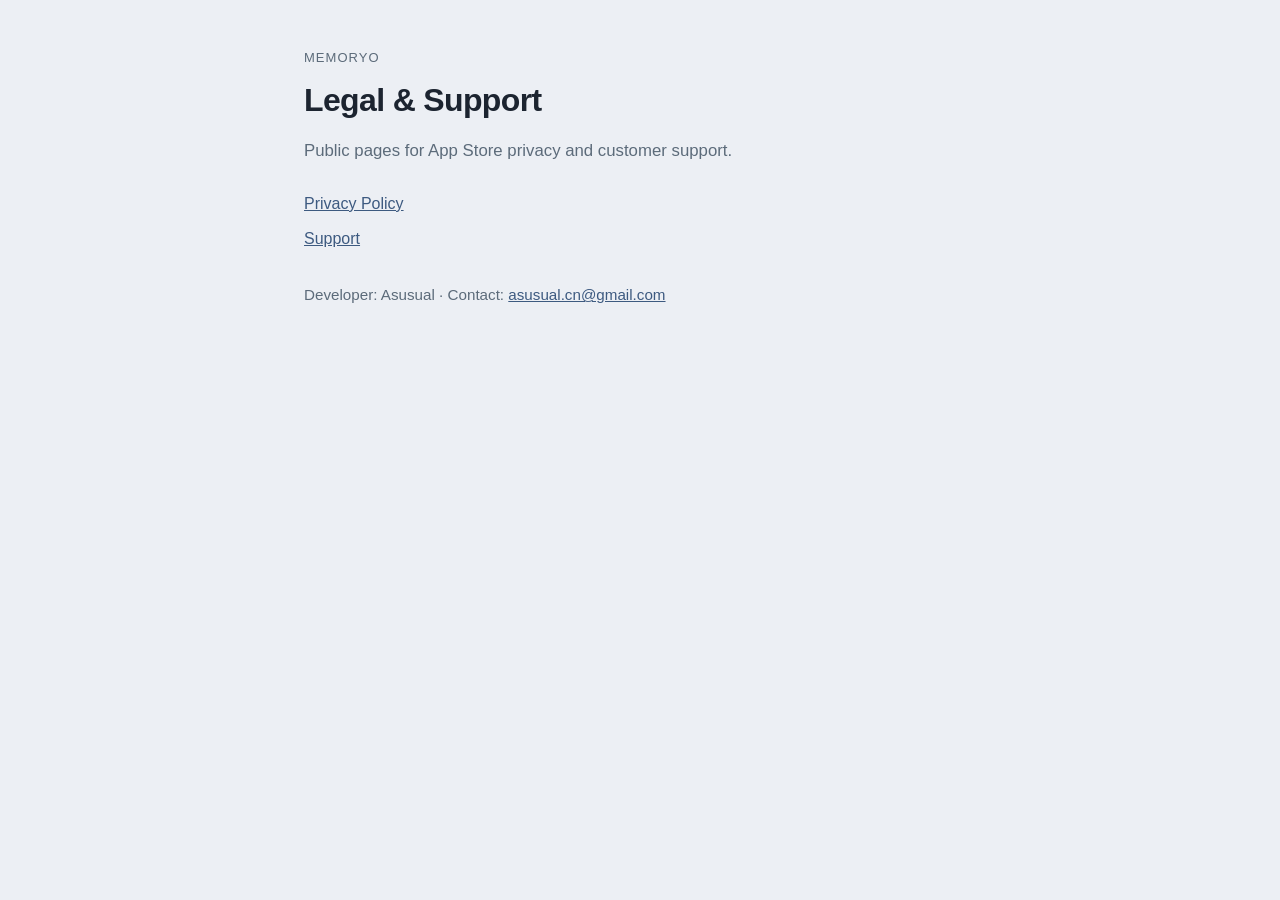
<file: index.html>
<!DOCTYPE html>
<html lang="en">
<head>
  <meta charset="utf-8" />
  <meta name="viewport" content="width=device-width, initial-scale=1" />
  <title>Memoryo — Legal</title>
  <link rel="stylesheet" href="styles.css" />
</head>
<body>
  <main class="wrap">
    <p class="eyebrow">Memoryo</p>
    <h1>Legal &amp; Support</h1>
    <p class="lead">Public pages for App Store privacy and customer support.</p>
    <ul class="links">
      <li><a href="privacy.html">Privacy Policy</a></li>
      <li><a href="support.html">Support</a></li>
    </ul>
    <p class="muted">Developer: Asusual · Contact: <a href="mailto:asusual.cn@gmail.com">asusual.cn@gmail.com</a></p>
  </main>
</body>
</html>
</file>
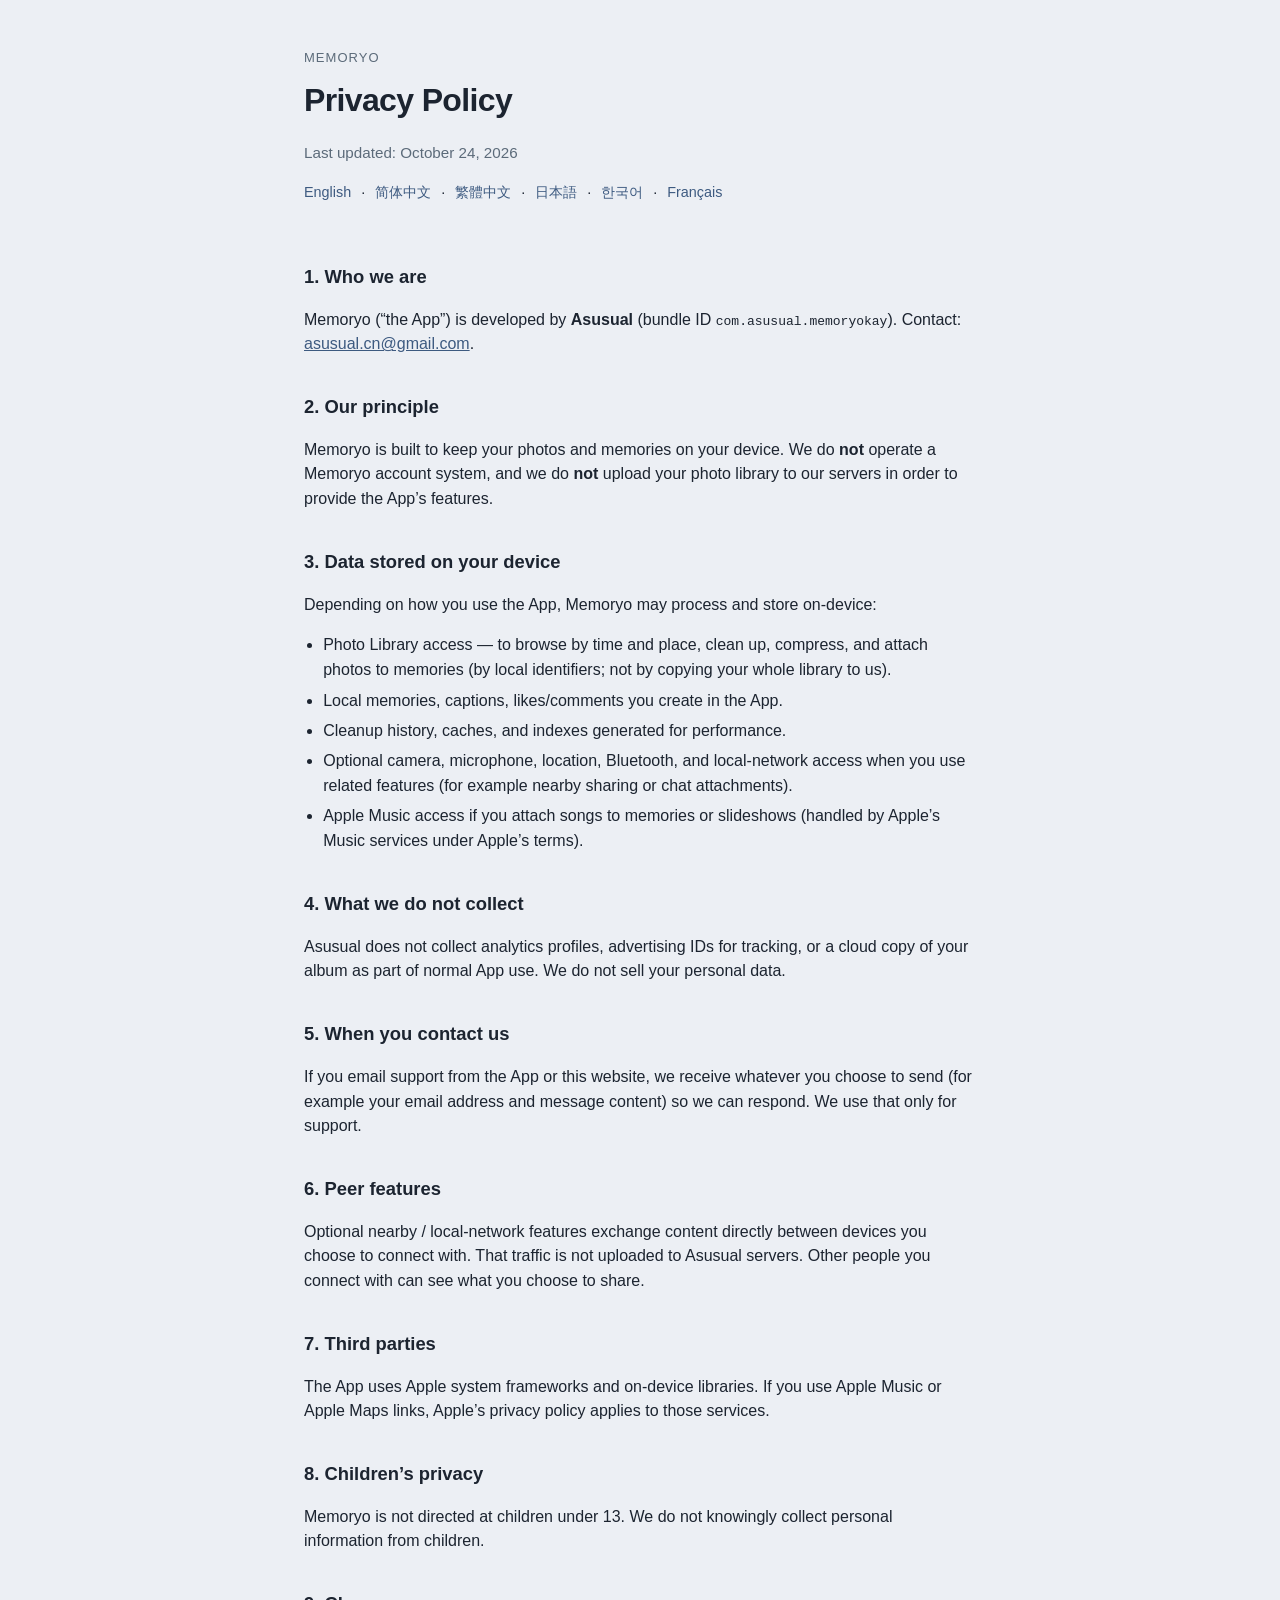
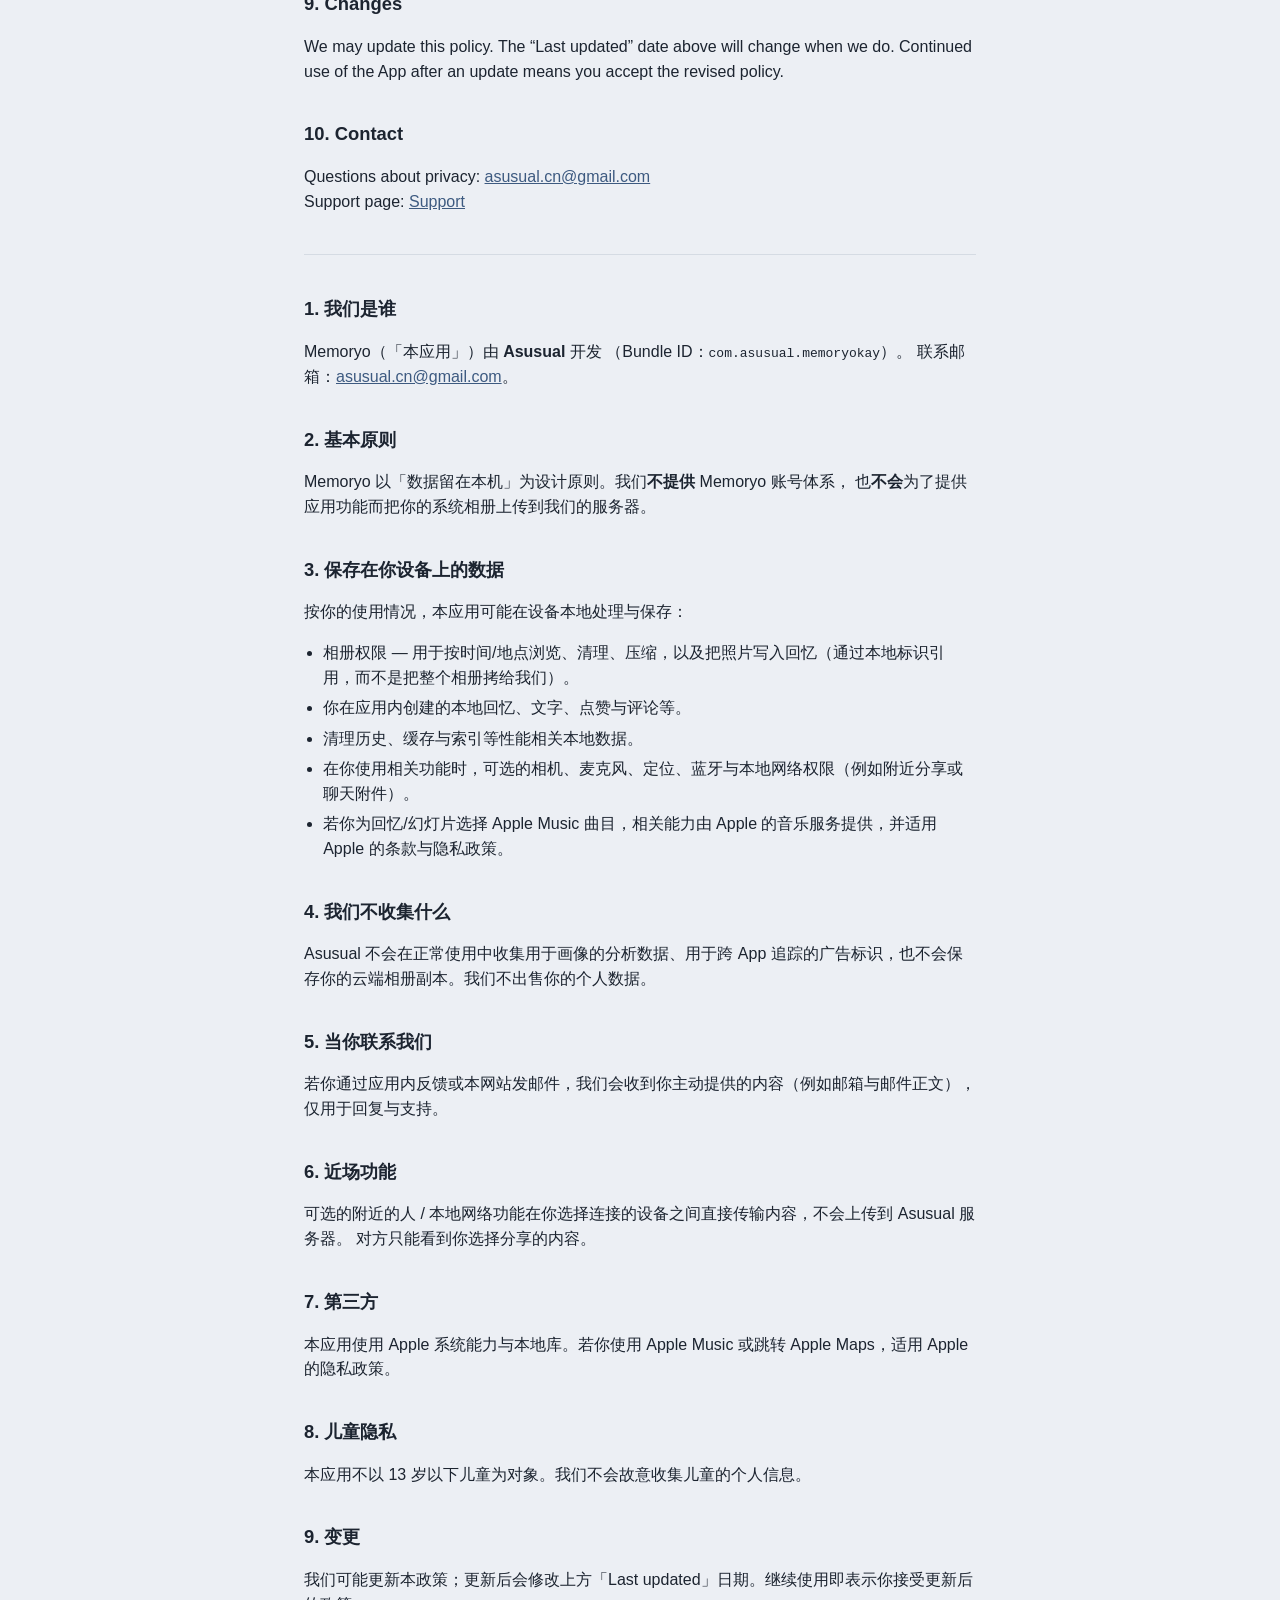
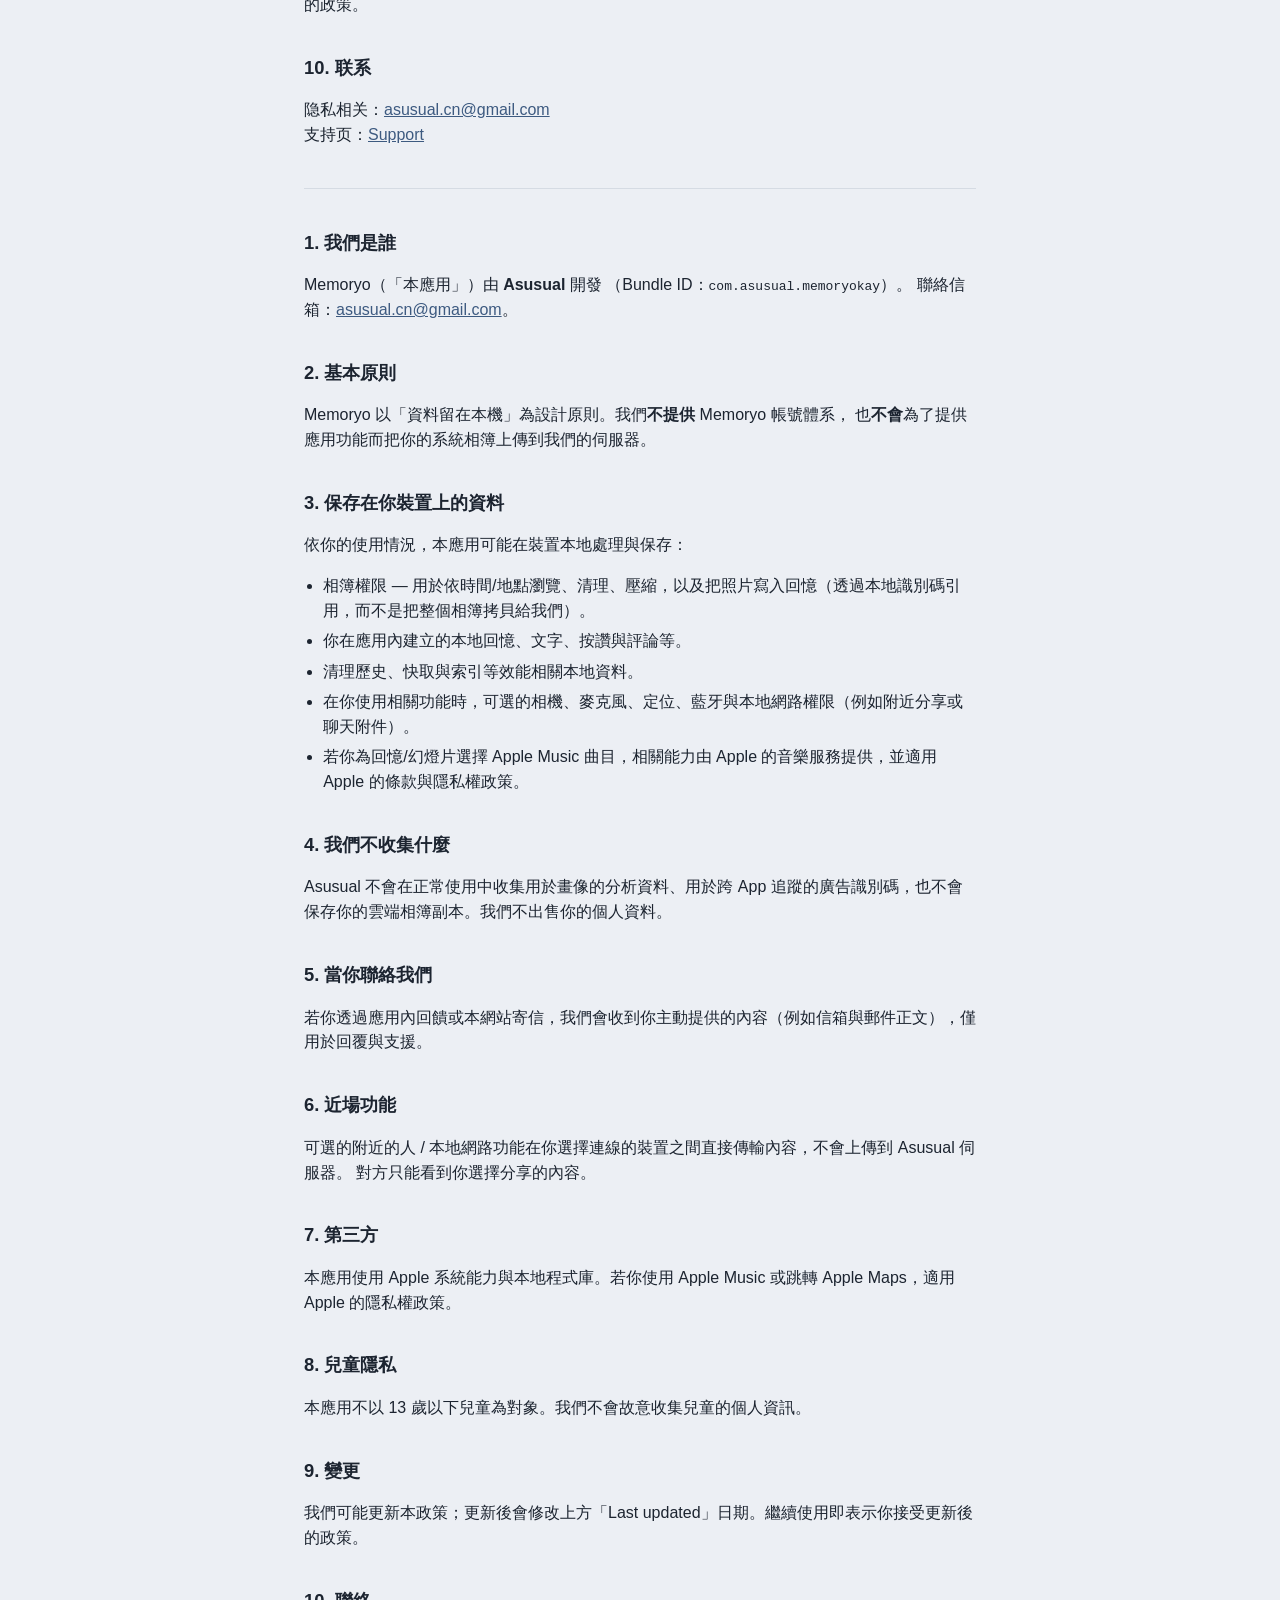
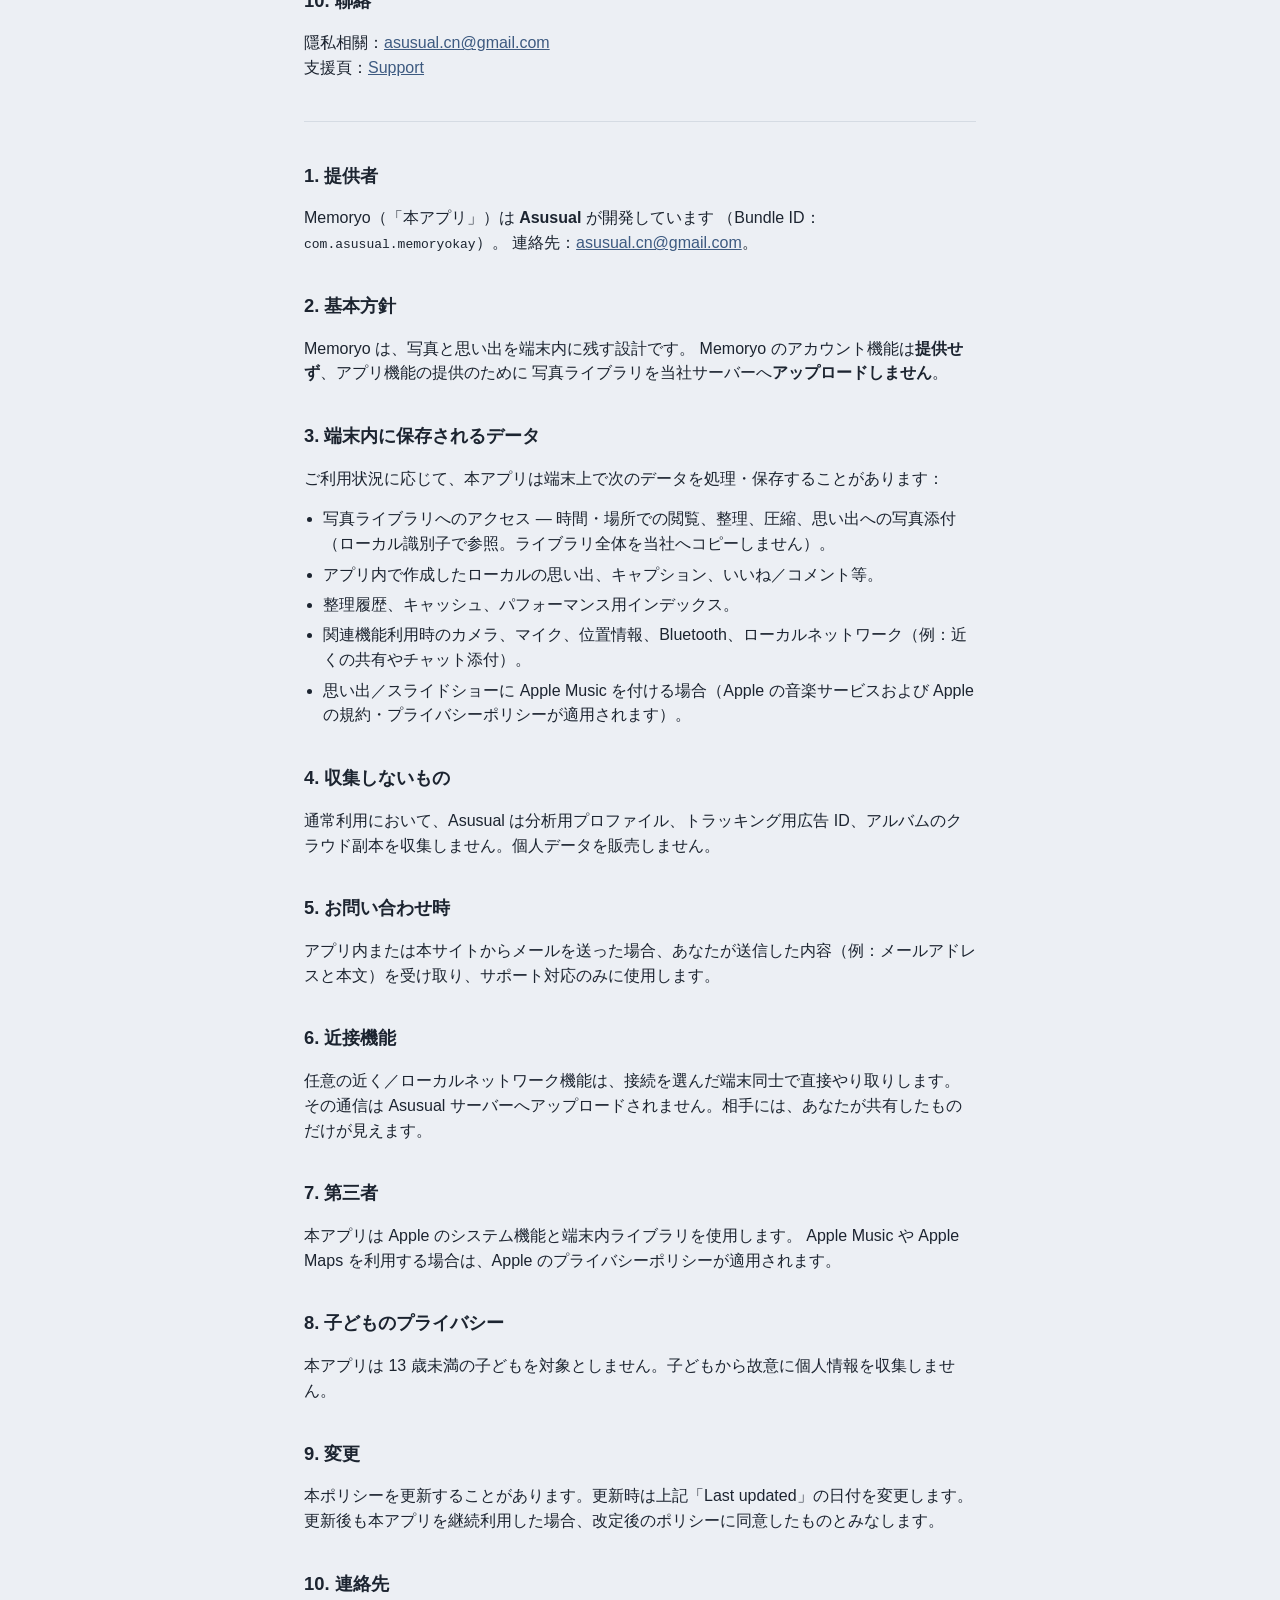
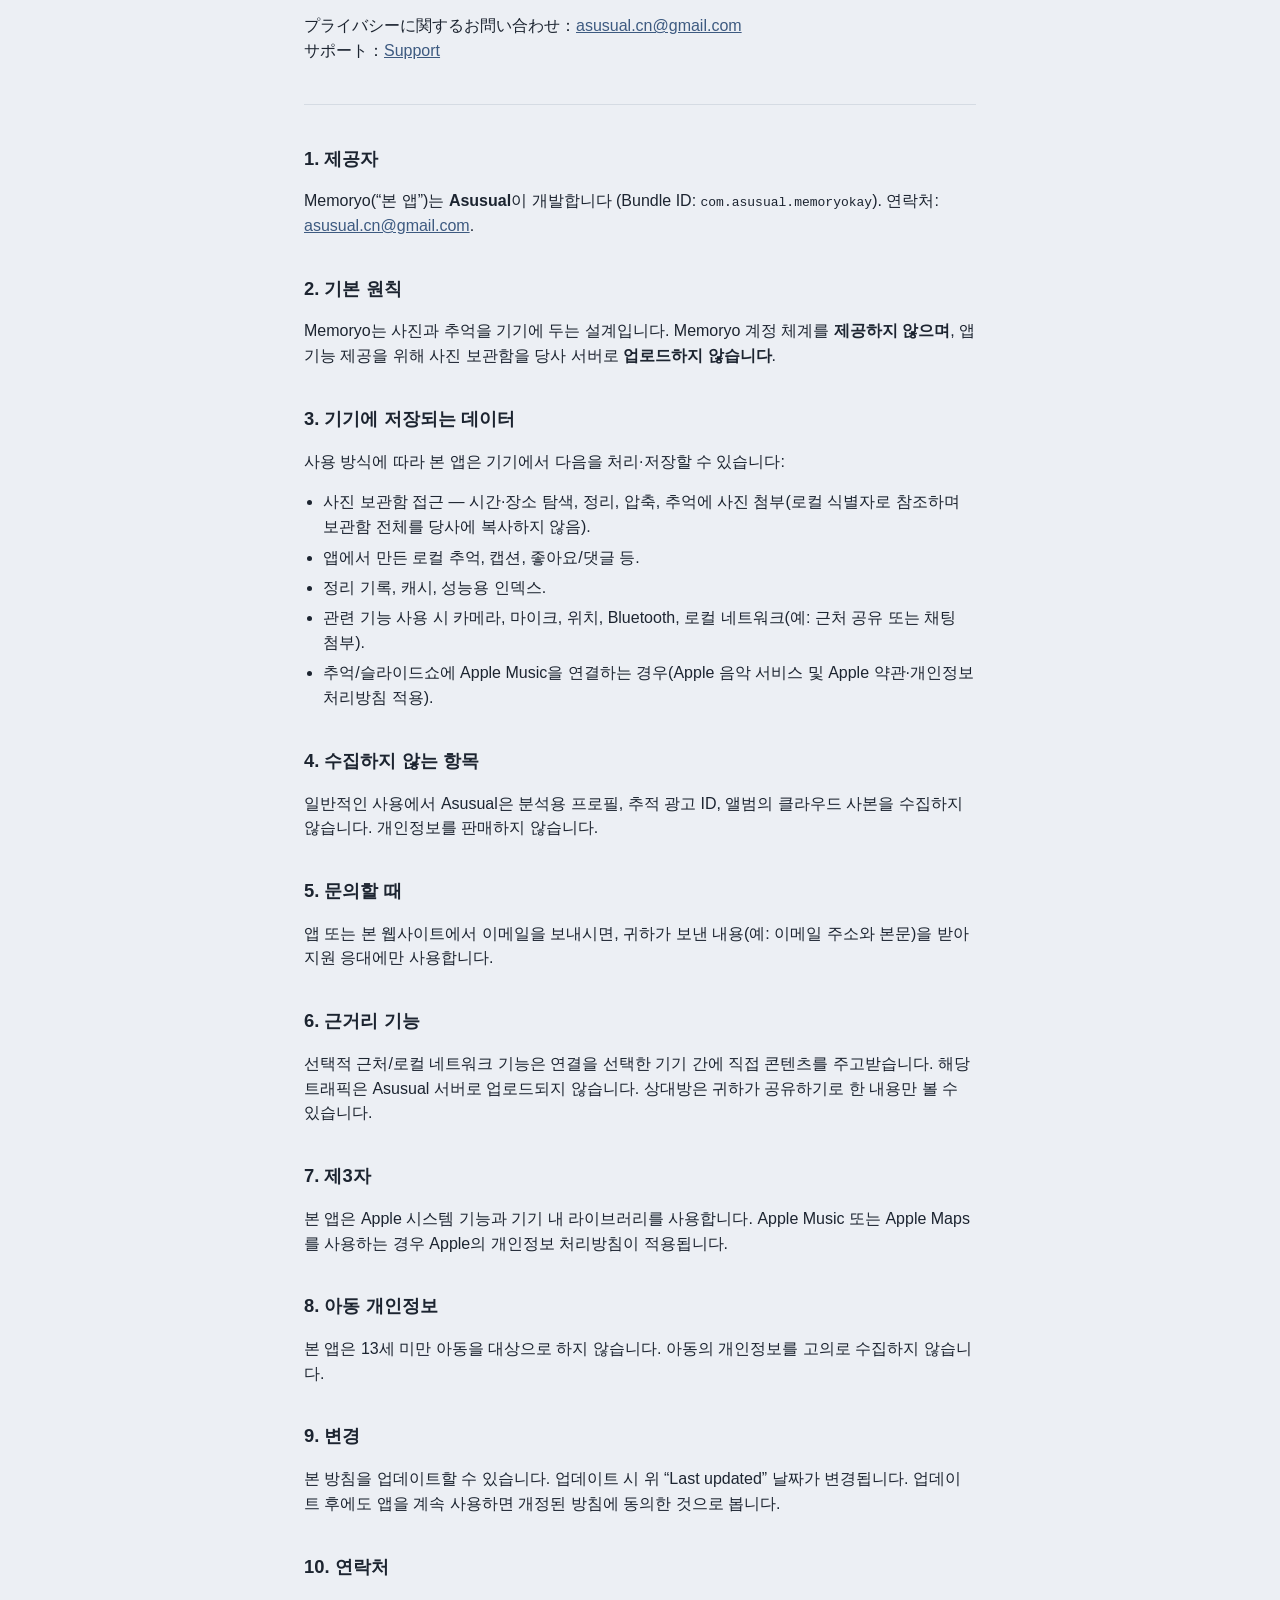
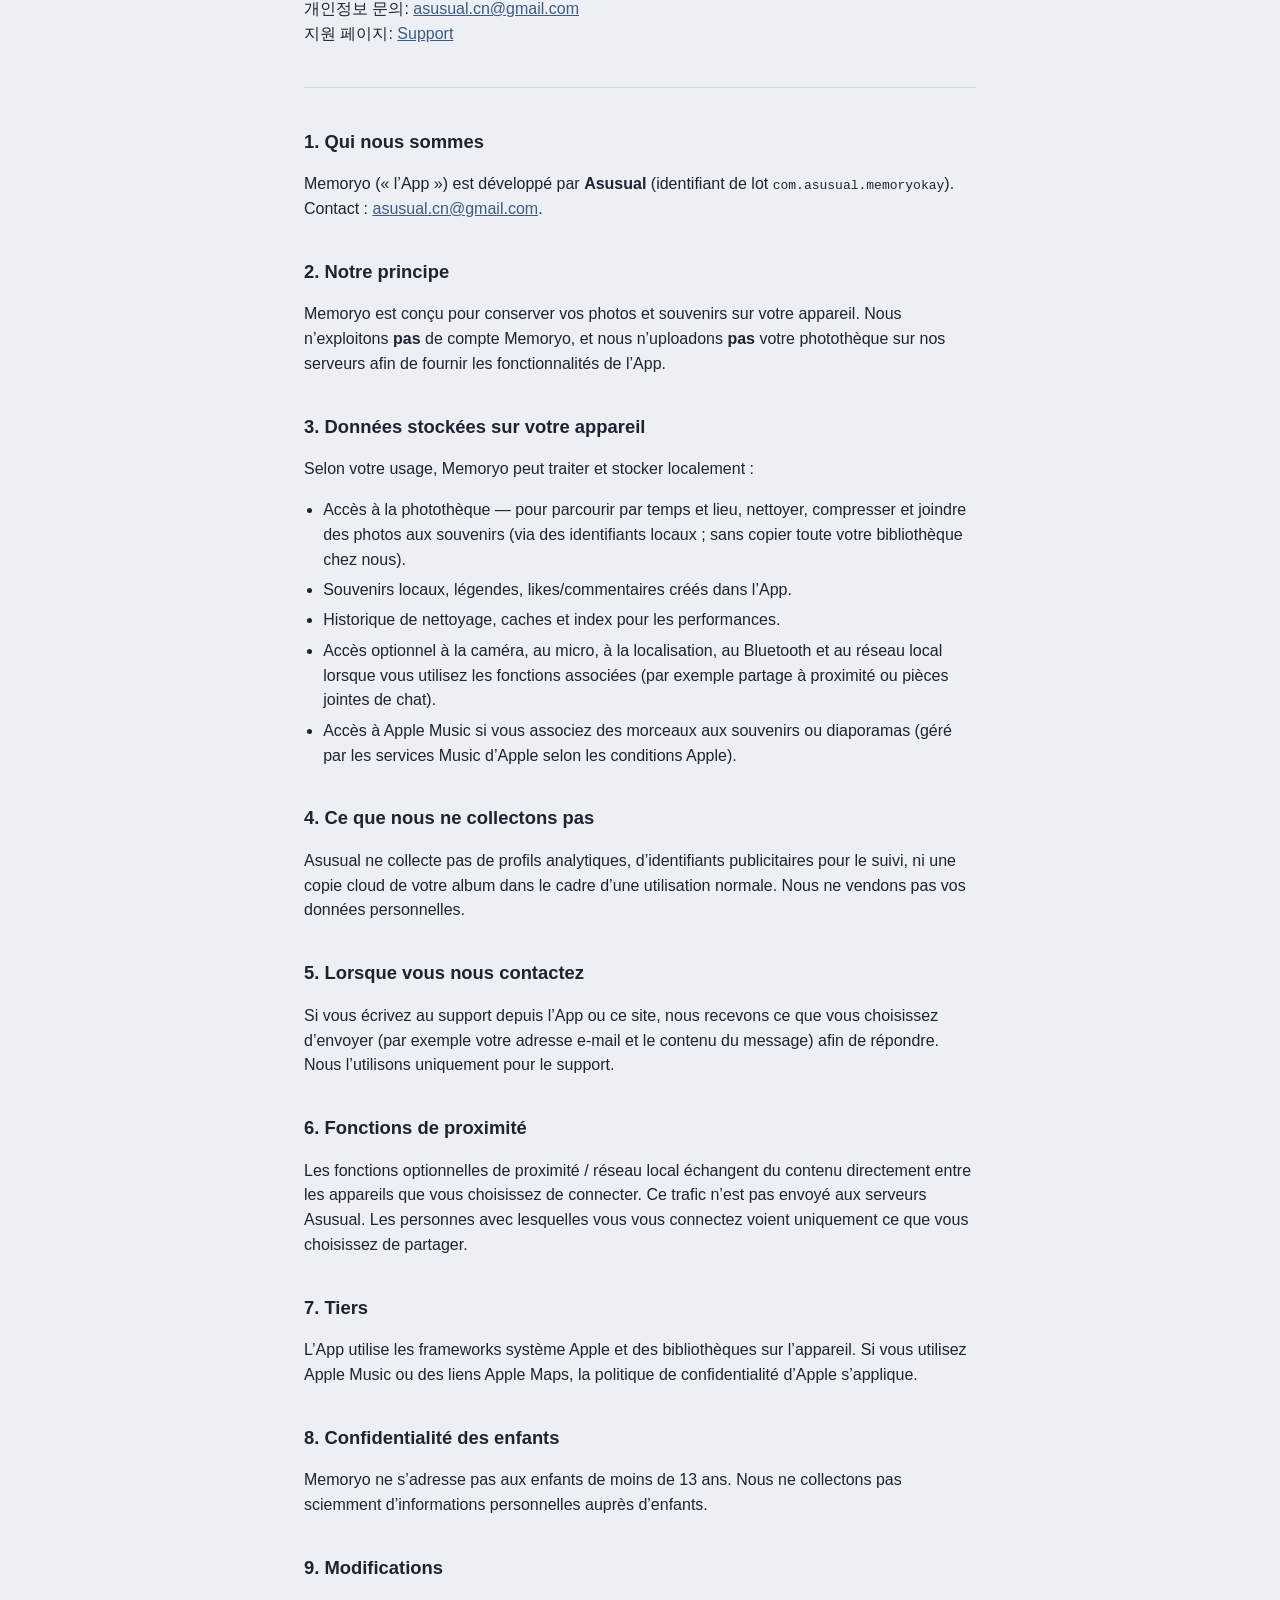
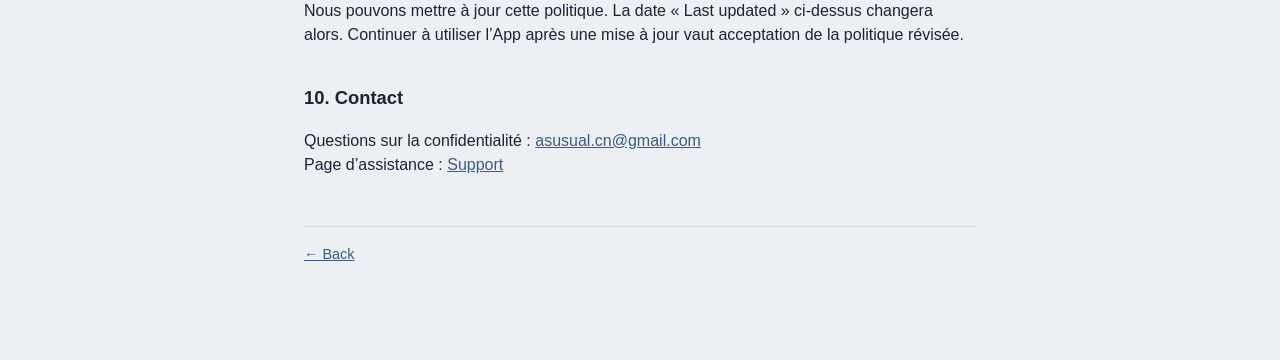
<file: privacy.html>
<!DOCTYPE html>
<html lang="en">
<head>
  <meta charset="utf-8" />
  <meta name="viewport" content="width=device-width, initial-scale=1" />
  <title>Memoryo Privacy Policy</title>
  <link rel="stylesheet" href="styles.css" />
</head>
<body>
  <main class="wrap">
    <p class="eyebrow">Memoryo</p>
    <h1>Privacy Policy</h1>
    <p class="muted">Last updated: October 24, 2026</p>
    <p class="lang">
      <a href="#en">English</a> ·
      <a href="#zh">简体中文</a> ·
      <a href="#zh-hant">繁體中文</a> ·
      <a href="#ja">日本語</a> ·
      <a href="#ko">한국어</a> ·
      <a href="#fr">Français</a>
    </p>

    <section id="en">
      <h2>1. Who we are</h2>
      <p>
        Memoryo (“the App”) is developed by <strong>Asusual</strong>
        (bundle ID <code>com.asusual.memoryokay</code>).
        Contact: <a href="mailto:asusual.cn@gmail.com">asusual.cn@gmail.com</a>.
      </p>

      <h2>2. Our principle</h2>
      <p>
        Memoryo is built to keep your photos and memories on your device.
        We do <strong>not</strong> operate a Memoryo account system, and we do
        <strong>not</strong> upload your photo library to our servers in order to provide the App’s features.
      </p>

      <h2>3. Data stored on your device</h2>
      <p>Depending on how you use the App, Memoryo may process and store on-device:</p>
      <ul>
        <li>Photo Library access — to browse by time and place, clean up, compress, and attach photos to memories (by local identifiers; not by copying your whole library to us).</li>
        <li>Local memories, captions, likes/comments you create in the App.</li>
        <li>Cleanup history, caches, and indexes generated for performance.</li>
        <li>Optional camera, microphone, location, Bluetooth, and local-network access when you use related features (for example nearby sharing or chat attachments).</li>
        <li>Apple Music access if you attach songs to memories or slideshows (handled by Apple’s Music services under Apple’s terms).</li>
      </ul>

      <h2>4. What we do not collect</h2>
      <p>Asusual does not collect analytics profiles, advertising IDs for tracking, or a cloud copy of your album as part of normal App use. We do not sell your personal data.</p>

      <h2>5. When you contact us</h2>
      <p>
        If you email support from the App or this website, we receive whatever you choose to send
        (for example your email address and message content) so we can respond. We use that only for support.
      </p>

      <h2>6. Peer features</h2>
      <p>
        Optional nearby / local-network features exchange content directly between devices you choose to connect with.
        That traffic is not uploaded to Asusual servers. Other people you connect with can see what you choose to share.
      </p>

      <h2>7. Third parties</h2>
      <p>
        The App uses Apple system frameworks and on-device libraries.
        If you use Apple Music or Apple Maps links, Apple’s privacy policy applies to those services.
      </p>

      <h2>8. Children’s privacy</h2>
      <p>
        Memoryo is not directed at children under 13. We do not knowingly collect personal information from children.
      </p>

      <h2>9. Changes</h2>
      <p>
        We may update this policy. The “Last updated” date above will change when we do.
        Continued use of the App after an update means you accept the revised policy.
      </p>

      <h2>10. Contact</h2>
      <p>
        Questions about privacy: <a href="mailto:asusual.cn@gmail.com">asusual.cn@gmail.com</a><br />
        Support page: <a href="support.html">Support</a>
      </p>
    </section>

    <hr />

    <section id="zh" lang="zh-Hans">
      <h2>1. 我们是谁</h2>
      <p>
        Memoryo（「本应用」）由 <strong>Asusual</strong> 开发
        （Bundle ID：<code>com.asusual.memoryokay</code>）。
        联系邮箱：<a href="mailto:asusual.cn@gmail.com">asusual.cn@gmail.com</a>。
      </p>

      <h2>2. 基本原则</h2>
      <p>
        Memoryo 以「数据留在本机」为设计原则。我们<strong>不提供</strong> Memoryo 账号体系，
        也<strong>不会</strong>为了提供应用功能而把你的系统相册上传到我们的服务器。
      </p>

      <h2>3. 保存在你设备上的数据</h2>
      <p>按你的使用情况，本应用可能在设备本地处理与保存：</p>
      <ul>
        <li>相册权限 — 用于按时间/地点浏览、清理、压缩，以及把照片写入回忆（通过本地标识引用，而不是把整个相册拷给我们）。</li>
        <li>你在应用内创建的本地回忆、文字、点赞与评论等。</li>
        <li>清理历史、缓存与索引等性能相关本地数据。</li>
        <li>在你使用相关功能时，可选的相机、麦克风、定位、蓝牙与本地网络权限（例如附近分享或聊天附件）。</li>
        <li>若你为回忆/幻灯片选择 Apple Music 曲目，相关能力由 Apple 的音乐服务提供，并适用 Apple 的条款与隐私政策。</li>
      </ul>

      <h2>4. 我们不收集什么</h2>
      <p>Asusual 不会在正常使用中收集用于画像的分析数据、用于跨 App 追踪的广告标识，也不会保存你的云端相册副本。我们不出售你的个人数据。</p>

      <h2>5. 当你联系我们</h2>
      <p>
        若你通过应用内反馈或本网站发邮件，我们会收到你主动提供的内容（例如邮箱与邮件正文），仅用于回复与支持。
      </p>

      <h2>6. 近场功能</h2>
      <p>
        可选的附近的人 / 本地网络功能在你选择连接的设备之间直接传输内容，不会上传到 Asusual 服务器。
        对方只能看到你选择分享的内容。
      </p>

      <h2>7. 第三方</h2>
      <p>
        本应用使用 Apple 系统能力与本地库。若你使用 Apple Music 或跳转 Apple Maps，适用 Apple 的隐私政策。
      </p>

      <h2>8. 儿童隐私</h2>
      <p>本应用不以 13 岁以下儿童为对象。我们不会故意收集儿童的个人信息。</p>

      <h2>9. 变更</h2>
      <p>我们可能更新本政策；更新后会修改上方「Last updated」日期。继续使用即表示你接受更新后的政策。</p>

      <h2>10. 联系</h2>
      <p>
        隐私相关：<a href="mailto:asusual.cn@gmail.com">asusual.cn@gmail.com</a><br />
        支持页：<a href="support.html">Support</a>
      </p>
    </section>

    <hr />

    <section id="zh-hant" lang="zh-Hant">
      <h2>1. 我們是誰</h2>
      <p>
        Memoryo（「本應用」）由 <strong>Asusual</strong> 開發
        （Bundle ID：<code>com.asusual.memoryokay</code>）。
        聯絡信箱：<a href="mailto:asusual.cn@gmail.com">asusual.cn@gmail.com</a>。
      </p>

      <h2>2. 基本原則</h2>
      <p>
        Memoryo 以「資料留在本機」為設計原則。我們<strong>不提供</strong> Memoryo 帳號體系，
        也<strong>不會</strong>為了提供應用功能而把你的系統相簿上傳到我們的伺服器。
      </p>

      <h2>3. 保存在你裝置上的資料</h2>
      <p>依你的使用情況，本應用可能在裝置本地處理與保存：</p>
      <ul>
        <li>相簿權限 — 用於依時間/地點瀏覽、清理、壓縮，以及把照片寫入回憶（透過本地識別碼引用，而不是把整個相簿拷貝給我們）。</li>
        <li>你在應用內建立的本地回憶、文字、按讚與評論等。</li>
        <li>清理歷史、快取與索引等效能相關本地資料。</li>
        <li>在你使用相關功能時，可選的相機、麥克風、定位、藍牙與本地網路權限（例如附近分享或聊天附件）。</li>
        <li>若你為回憶/幻燈片選擇 Apple Music 曲目，相關能力由 Apple 的音樂服務提供，並適用 Apple 的條款與隱私權政策。</li>
      </ul>

      <h2>4. 我們不收集什麼</h2>
      <p>Asusual 不會在正常使用中收集用於畫像的分析資料、用於跨 App 追蹤的廣告識別碼，也不會保存你的雲端相簿副本。我們不出售你的個人資料。</p>

      <h2>5. 當你聯絡我們</h2>
      <p>
        若你透過應用內回饋或本網站寄信，我們會收到你主動提供的內容（例如信箱與郵件正文），僅用於回覆與支援。
      </p>

      <h2>6. 近場功能</h2>
      <p>
        可選的附近的人 / 本地網路功能在你選擇連線的裝置之間直接傳輸內容，不會上傳到 Asusual 伺服器。
        對方只能看到你選擇分享的內容。
      </p>

      <h2>7. 第三方</h2>
      <p>
        本應用使用 Apple 系統能力與本地程式庫。若你使用 Apple Music 或跳轉 Apple Maps，適用 Apple 的隱私權政策。
      </p>

      <h2>8. 兒童隱私</h2>
      <p>本應用不以 13 歲以下兒童為對象。我們不會故意收集兒童的個人資訊。</p>

      <h2>9. 變更</h2>
      <p>我們可能更新本政策；更新後會修改上方「Last updated」日期。繼續使用即表示你接受更新後的政策。</p>

      <h2>10. 聯絡</h2>
      <p>
        隱私相關：<a href="mailto:asusual.cn@gmail.com">asusual.cn@gmail.com</a><br />
        支援頁：<a href="support.html">Support</a>
      </p>
    </section>

    <hr />

    <section id="ja" lang="ja">
      <h2>1. 提供者</h2>
      <p>
        Memoryo（「本アプリ」）は <strong>Asusual</strong> が開発しています
        （Bundle ID：<code>com.asusual.memoryokay</code>）。
        連絡先：<a href="mailto:asusual.cn@gmail.com">asusual.cn@gmail.com</a>。
      </p>

      <h2>2. 基本方針</h2>
      <p>
        Memoryo は、写真と思い出を端末内に残す設計です。
        Memoryo のアカウント機能は<strong>提供せず</strong>、アプリ機能の提供のために
        写真ライブラリを当社サーバーへ<strong>アップロードしません</strong>。
      </p>

      <h2>3. 端末内に保存されるデータ</h2>
      <p>ご利用状況に応じて、本アプリは端末上で次のデータを処理・保存することがあります：</p>
      <ul>
        <li>写真ライブラリへのアクセス — 時間・場所での閲覧、整理、圧縮、思い出への写真添付（ローカル識別子で参照。ライブラリ全体を当社へコピーしません）。</li>
        <li>アプリ内で作成したローカルの思い出、キャプション、いいね／コメント等。</li>
        <li>整理履歴、キャッシュ、パフォーマンス用インデックス。</li>
        <li>関連機能利用時のカメラ、マイク、位置情報、Bluetooth、ローカルネットワーク（例：近くの共有やチャット添付）。</li>
        <li>思い出／スライドショーに Apple Music を付ける場合（Apple の音楽サービスおよび Apple の規約・プライバシーポリシーが適用されます）。</li>
      </ul>

      <h2>4. 収集しないもの</h2>
      <p>通常利用において、Asusual は分析用プロファイル、トラッキング用広告 ID、アルバムのクラウド副本を収集しません。個人データを販売しません。</p>

      <h2>5. お問い合わせ時</h2>
      <p>
        アプリ内または本サイトからメールを送った場合、あなたが送信した内容（例：メールアドレスと本文）を受け取り、サポート対応のみに使用します。
      </p>

      <h2>6. 近接機能</h2>
      <p>
        任意の近く／ローカルネットワーク機能は、接続を選んだ端末同士で直接やり取りします。
        その通信は Asusual サーバーへアップロードされません。相手には、あなたが共有したものだけが見えます。
      </p>

      <h2>7. 第三者</h2>
      <p>
        本アプリは Apple のシステム機能と端末内ライブラリを使用します。
        Apple Music や Apple Maps を利用する場合は、Apple のプライバシーポリシーが適用されます。
      </p>

      <h2>8. 子どものプライバシー</h2>
      <p>本アプリは 13 歳未満の子どもを対象としません。子どもから故意に個人情報を収集しません。</p>

      <h2>9. 変更</h2>
      <p>本ポリシーを更新することがあります。更新時は上記「Last updated」の日付を変更します。更新後も本アプリを継続利用した場合、改定後のポリシーに同意したものとみなします。</p>

      <h2>10. 連絡先</h2>
      <p>
        プライバシーに関するお問い合わせ：<a href="mailto:asusual.cn@gmail.com">asusual.cn@gmail.com</a><br />
        サポート：<a href="support.html">Support</a>
      </p>
    </section>

    <hr />

    <section id="ko" lang="ko">
      <h2>1. 제공자</h2>
      <p>
        Memoryo(“본 앱”)는 <strong>Asusual</strong>이 개발합니다
        (Bundle ID: <code>com.asusual.memoryokay</code>).
        연락처: <a href="mailto:asusual.cn@gmail.com">asusual.cn@gmail.com</a>.
      </p>

      <h2>2. 기본 원칙</h2>
      <p>
        Memoryo는 사진과 추억을 기기에 두는 설계입니다.
        Memoryo 계정 체계를 <strong>제공하지 않으며</strong>, 앱 기능 제공을 위해
        사진 보관함을 당사 서버로 <strong>업로드하지 않습니다</strong>.
      </p>

      <h2>3. 기기에 저장되는 데이터</h2>
      <p>사용 방식에 따라 본 앱은 기기에서 다음을 처리·저장할 수 있습니다:</p>
      <ul>
        <li>사진 보관함 접근 — 시간·장소 탐색, 정리, 압축, 추억에 사진 첨부(로컬 식별자로 참조하며 보관함 전체를 당사에 복사하지 않음).</li>
        <li>앱에서 만든 로컬 추억, 캡션, 좋아요/댓글 등.</li>
        <li>정리 기록, 캐시, 성능용 인덱스.</li>
        <li>관련 기능 사용 시 카메라, 마이크, 위치, Bluetooth, 로컬 네트워크(예: 근처 공유 또는 채팅 첨부).</li>
        <li>추억/슬라이드쇼에 Apple Music을 연결하는 경우(Apple 음악 서비스 및 Apple 약관·개인정보 처리방침 적용).</li>
      </ul>

      <h2>4. 수집하지 않는 항목</h2>
      <p>일반적인 사용에서 Asusual은 분석용 프로필, 추적 광고 ID, 앨범의 클라우드 사본을 수집하지 않습니다. 개인정보를 판매하지 않습니다.</p>

      <h2>5. 문의할 때</h2>
      <p>
        앱 또는 본 웹사이트에서 이메일을 보내시면, 귀하가 보낸 내용(예: 이메일 주소와 본문)을 받아 지원 응대에만 사용합니다.
      </p>

      <h2>6. 근거리 기능</h2>
      <p>
        선택적 근처/로컬 네트워크 기능은 연결을 선택한 기기 간에 직접 콘텐츠를 주고받습니다.
        해당 트래픽은 Asusual 서버로 업로드되지 않습니다. 상대방은 귀하가 공유하기로 한 내용만 볼 수 있습니다.
      </p>

      <h2>7. 제3자</h2>
      <p>
        본 앱은 Apple 시스템 기능과 기기 내 라이브러리를 사용합니다.
        Apple Music 또는 Apple Maps를 사용하는 경우 Apple의 개인정보 처리방침이 적용됩니다.
      </p>

      <h2>8. 아동 개인정보</h2>
      <p>본 앱은 13세 미만 아동을 대상으로 하지 않습니다. 아동의 개인정보를 고의로 수집하지 않습니다.</p>

      <h2>9. 변경</h2>
      <p>본 방침을 업데이트할 수 있습니다. 업데이트 시 위 “Last updated” 날짜가 변경됩니다. 업데이트 후에도 앱을 계속 사용하면 개정된 방침에 동의한 것으로 봅니다.</p>

      <h2>10. 연락처</h2>
      <p>
        개인정보 문의: <a href="mailto:asusual.cn@gmail.com">asusual.cn@gmail.com</a><br />
        지원 페이지: <a href="support.html">Support</a>
      </p>
    </section>

    <hr />

    <section id="fr" lang="fr">
      <h2>1. Qui nous sommes</h2>
      <p>
        Memoryo (« l’App ») est développé par <strong>Asusual</strong>
        (identifiant de lot <code>com.asusual.memoryokay</code>).
        Contact : <a href="mailto:asusual.cn@gmail.com">asusual.cn@gmail.com</a>.
      </p>

      <h2>2. Notre principe</h2>
      <p>
        Memoryo est conçu pour conserver vos photos et souvenirs sur votre appareil.
        Nous n’exploitons <strong>pas</strong> de compte Memoryo, et nous
        n’uploadons <strong>pas</strong> votre photothèque sur nos serveurs afin de fournir les fonctionnalités de l’App.
      </p>

      <h2>3. Données stockées sur votre appareil</h2>
      <p>Selon votre usage, Memoryo peut traiter et stocker localement :</p>
      <ul>
        <li>Accès à la photothèque — pour parcourir par temps et lieu, nettoyer, compresser et joindre des photos aux souvenirs (via des identifiants locaux ; sans copier toute votre bibliothèque chez nous).</li>
        <li>Souvenirs locaux, légendes, likes/commentaires créés dans l’App.</li>
        <li>Historique de nettoyage, caches et index pour les performances.</li>
        <li>Accès optionnel à la caméra, au micro, à la localisation, au Bluetooth et au réseau local lorsque vous utilisez les fonctions associées (par exemple partage à proximité ou pièces jointes de chat).</li>
        <li>Accès à Apple Music si vous associez des morceaux aux souvenirs ou diaporamas (géré par les services Music d’Apple selon les conditions Apple).</li>
      </ul>

      <h2>4. Ce que nous ne collectons pas</h2>
      <p>Asusual ne collecte pas de profils analytiques, d’identifiants publicitaires pour le suivi, ni une copie cloud de votre album dans le cadre d’une utilisation normale. Nous ne vendons pas vos données personnelles.</p>

      <h2>5. Lorsque vous nous contactez</h2>
      <p>
        Si vous écrivez au support depuis l’App ou ce site, nous recevons ce que vous choisissez d’envoyer
        (par exemple votre adresse e-mail et le contenu du message) afin de répondre. Nous l’utilisons uniquement pour le support.
      </p>

      <h2>6. Fonctions de proximité</h2>
      <p>
        Les fonctions optionnelles de proximité / réseau local échangent du contenu directement entre les appareils que vous choisissez de connecter.
        Ce trafic n’est pas envoyé aux serveurs Asusual. Les personnes avec lesquelles vous vous connectez voient uniquement ce que vous choisissez de partager.
      </p>

      <h2>7. Tiers</h2>
      <p>
        L’App utilise les frameworks système Apple et des bibliothèques sur l’appareil.
        Si vous utilisez Apple Music ou des liens Apple Maps, la politique de confidentialité d’Apple s’applique.
      </p>

      <h2>8. Confidentialité des enfants</h2>
      <p>
        Memoryo ne s’adresse pas aux enfants de moins de 13 ans. Nous ne collectons pas sciemment d’informations personnelles auprès d’enfants.
      </p>

      <h2>9. Modifications</h2>
      <p>
        Nous pouvons mettre à jour cette politique. La date « Last updated » ci-dessus changera alors.
        Continuer à utiliser l’App après une mise à jour vaut acceptation de la politique révisée.
      </p>

      <h2>10. Contact</h2>
      <p>
        Questions sur la confidentialité : <a href="mailto:asusual.cn@gmail.com">asusual.cn@gmail.com</a><br />
        Page d’assistance : <a href="support.html">Support</a>
      </p>
    </section>

    <p class="footer"><a href="index.html">← Back</a></p>
  </main>
</body>
</html>
</file>
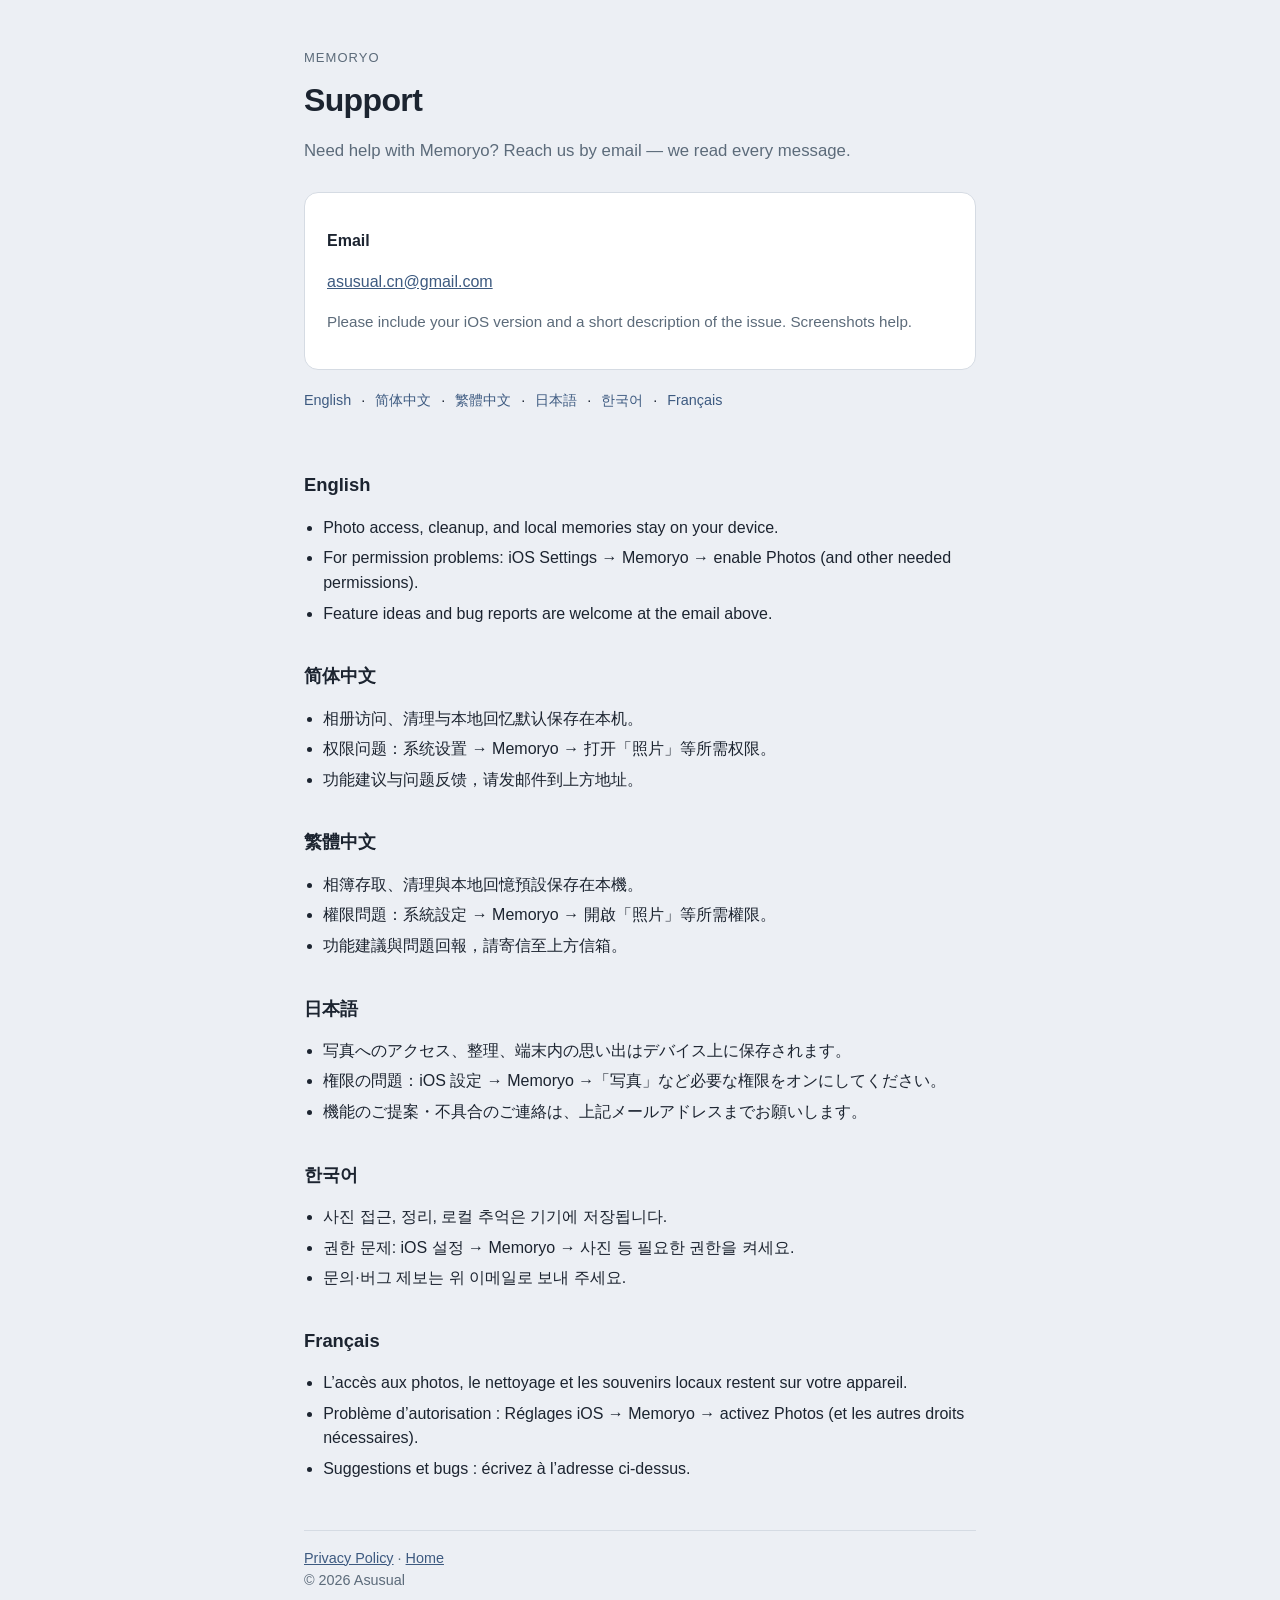
<file: support.html>
<!DOCTYPE html>
<html lang="en">
<head>
  <meta charset="utf-8" />
  <meta name="viewport" content="width=device-width, initial-scale=1" />
  <title>Memoryo Support</title>
  <link rel="stylesheet" href="styles.css" />
</head>
<body>
  <main class="wrap">
    <p class="eyebrow">Memoryo</p>
    <h1>Support</h1>
    <p class="lead">Need help with Memoryo? Reach us by email — we read every message.</p>

    <div class="card">
      <p><strong>Email</strong></p>
      <p><a href="mailto:asusual.cn@gmail.com?subject=Memoryo%20Support">asusual.cn@gmail.com</a></p>
      <p class="muted">Please include your iOS version and a short description of the issue. Screenshots help.</p>
    </div>

    <p class="lang">
      <a href="#en">English</a> ·
      <a href="#zh">简体中文</a> ·
      <a href="#zh-hant">繁體中文</a> ·
      <a href="#ja">日本語</a> ·
      <a href="#ko">한국어</a> ·
      <a href="#fr">Français</a>
    </p>

    <h2 id="en">English</h2>
    <ul>
      <li>Photo access, cleanup, and local memories stay on your device.</li>
      <li>For permission problems: iOS Settings → Memoryo → enable Photos (and other needed permissions).</li>
      <li>Feature ideas and bug reports are welcome at the email above.</li>
    </ul>

    <h2 id="zh">简体中文</h2>
    <ul>
      <li>相册访问、清理与本地回忆默认保存在本机。</li>
      <li>权限问题：系统设置 → Memoryo → 打开「照片」等所需权限。</li>
      <li>功能建议与问题反馈，请发邮件到上方地址。</li>
    </ul>

    <h2 id="zh-hant">繁體中文</h2>
    <ul>
      <li>相簿存取、清理與本地回憶預設保存在本機。</li>
      <li>權限問題：系統設定 → Memoryo → 開啟「照片」等所需權限。</li>
      <li>功能建議與問題回報，請寄信至上方信箱。</li>
    </ul>

    <h2 id="ja">日本語</h2>
    <ul>
      <li>写真へのアクセス、整理、端末内の思い出はデバイス上に保存されます。</li>
      <li>権限の問題：iOS 設定 → Memoryo →「写真」など必要な権限をオンにしてください。</li>
      <li>機能のご提案・不具合のご連絡は、上記メールアドレスまでお願いします。</li>
    </ul>

    <h2 id="ko">한국어</h2>
    <ul>
      <li>사진 접근, 정리, 로컬 추억은 기기에 저장됩니다.</li>
      <li>권한 문제: iOS 설정 → Memoryo → 사진 등 필요한 권한을 켜세요.</li>
      <li>문의·버그 제보는 위 이메일로 보내 주세요.</li>
    </ul>

    <h2 id="fr">Français</h2>
    <ul>
      <li>L’accès aux photos, le nettoyage et les souvenirs locaux restent sur votre appareil.</li>
      <li>Problème d’autorisation : Réglages iOS → Memoryo → activez Photos (et les autres droits nécessaires).</li>
      <li>Suggestions et bugs : écrivez à l’adresse ci-dessus.</li>
    </ul>

    <p class="footer">
      <a href="privacy.html">Privacy Policy</a> ·
      <a href="index.html">Home</a><br />
      © 2026 Asusual
    </p>
  </main>
</body>
</html>
</file>
<file: styles.css>
:root {
  --bg: #eceff4;
  --ink: #1c2430;
  --muted: #5c6b7a;
  --card: #ffffff;
  --line: #d5dbe3;
  --accent: #3d5a80;
}

* { box-sizing: border-box; }

html, body {
  margin: 0;
  padding: 0;
  background: var(--bg);
  color: var(--ink);
  font-family: -apple-system, BlinkMacSystemFont, "Segoe UI", Helvetica, Arial, sans-serif;
  line-height: 1.55;
}

.wrap {
  max-width: 720px;
  margin: 0 auto;
  padding: 48px 24px 80px;
}

.eyebrow {
  margin: 0 0 8px;
  font-size: 13px;
  letter-spacing: 0.08em;
  text-transform: uppercase;
  color: var(--muted);
}

h1 {
  margin: 0 0 12px;
  font-size: 2rem;
  font-weight: 650;
  letter-spacing: -0.02em;
}

h2 {
  margin: 36px 0 10px;
  font-size: 1.15rem;
}

.lead {
  margin: 0 0 28px;
  color: var(--muted);
  font-size: 1.05rem;
}

.links {
  list-style: none;
  padding: 0;
  margin: 0 0 32px;
}

.links li { margin: 0 0 10px; }

.links a, a {
  color: var(--accent);
}

.card {
  background: var(--card);
  border: 1px solid var(--line);
  border-radius: 14px;
  padding: 20px 22px;
  margin: 18px 0;
}

.muted { color: var(--muted); font-size: 0.95rem; }

.lang {
  display: inline-flex;
  gap: 10px;
  margin: 0 0 24px;
  font-size: 0.9rem;
}

.lang a { text-decoration: none; }

hr {
  border: 0;
  border-top: 1px solid var(--line);
  margin: 40px 0;
}

ul { padding-left: 1.2em; }
li { margin: 0.35em 0; }

.footer {
  margin-top: 48px;
  padding-top: 16px;
  border-top: 1px solid var(--line);
  color: var(--muted);
  font-size: 0.9rem;
}
</file>
